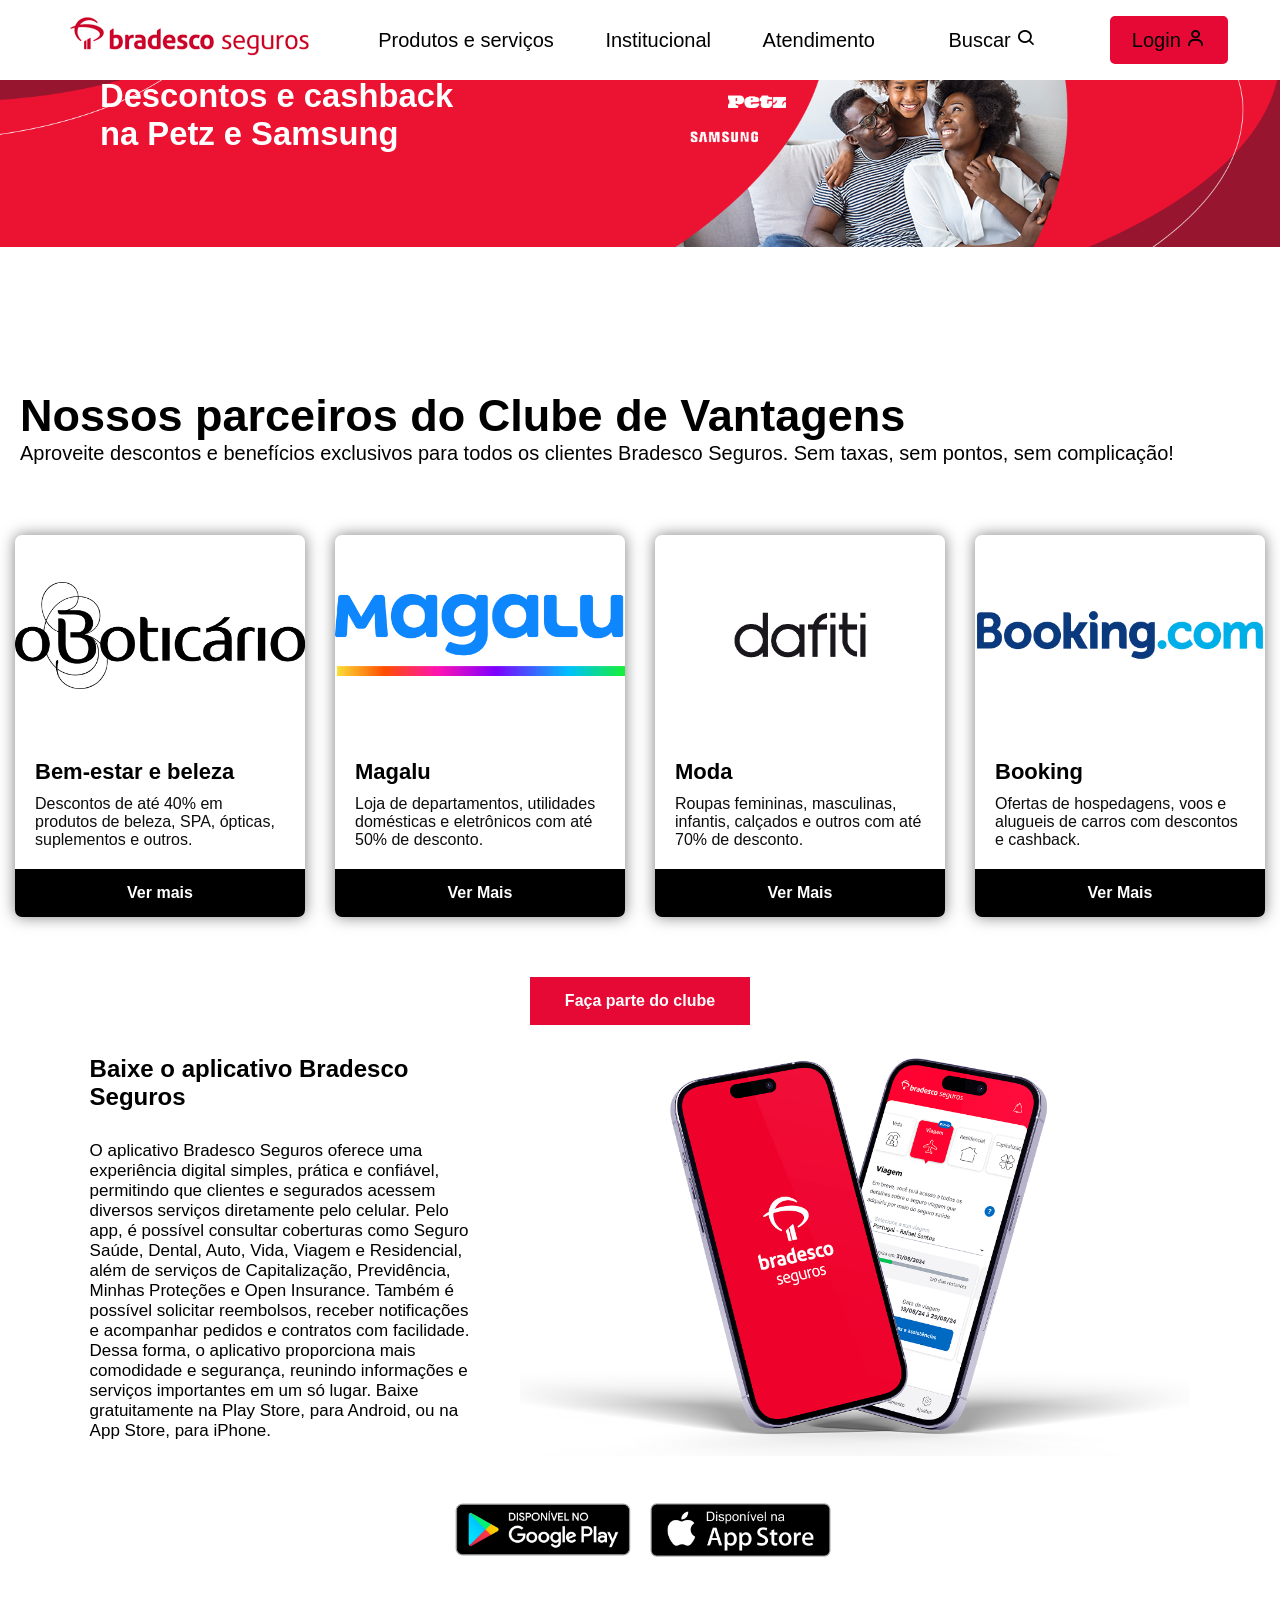
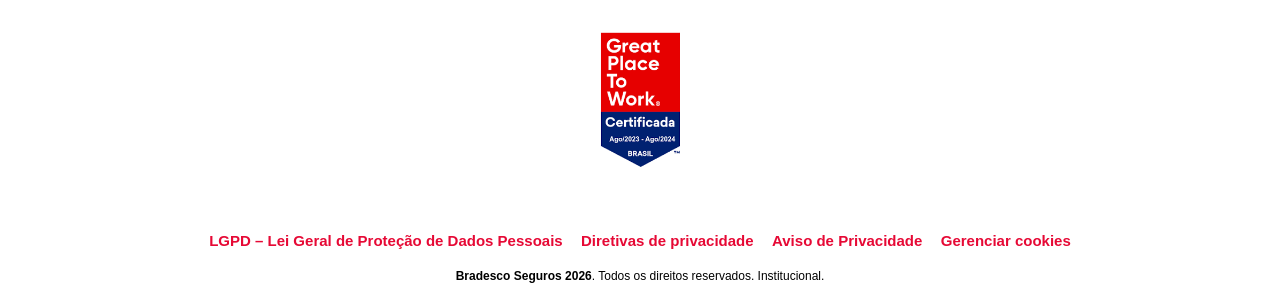
<file: index.html>
<!DOCTYPE html>
<html lang="pt-br">
<head>
    <meta charset="UTF-8">
    <meta name="viewport" content="width=device-width, initial-scale=1.0">
    <link type="image/png" sizes="96x96" rel="icon" href="./imagens/icons8-bradesco-96.png">
    <link rel="stylesheet" href="./style.css">
    <link rel="stylesheet" href="https:/unpkg.com/boxicons@2.1.4/css/boxicons.min.css">
    <title>Auto, Vida, Saúde, Residencial, Dental, Prêvidencia | Bradesco Seguros</title>
</head>
<body>
    <header>
        <nav>
            <a href="./index.html"><img src="./imagens/Logo header.png" alt="logo bradesco seguros"></a>
            <a href="produtosserviços.html">Produtos e serviços</a>
            <a href="institucional.html">Institucional</a>
            <a href="atendimento.html">Atendimento</a>
            <div class="header-box-branco">
            <a href="#">Buscar</a>
            <i class="bx bx-search"></i>
            </div>
            <div class="header-box-vermelho">
                <a href="#">Login</a>
            <i class="bx bx-user"></i>
            </div>
        </nav>
    </header>
    <main>
        <section class="banner">
                <article class="Texto">
                <h5 class="texto-pequeno">Seguro Residencial Bradesco</h5>
                <h1 class="texto-pequeno">Descontos e cashback<br> na Petz e Samsung</h1>
            </article>
        </section>
    
    </article>
    <section class="parcerias-empresariais">
        <h2>Nossos parceiros do Clube de Vantagens</h2>
        <p>Aproveite descontos e benefícios exclusivos para todos os clientes Bradesco Seguros. Sem taxas, sem pontos, sem complicação!</p>
        </section>
                <div class="cards">
                <article class="card">
                    <img src="./imagens/o-boticario-logo-4.png" alt="Oboticário">
                    <h3>Bem-estar e beleza</h3>
                    <p>Descontos de até 40% em produtos de beleza, SPA, ópticas, suplementos e outros.</p>
                    <a href="#">Ver mais</a>
                </article>
                <article class="card">
                    <img src="./imagens/magalu-logo-1.png" alt="Magalu">
                    <h3>Magalu</h3>
                    <p>Loja de departamentos, utilidades domésticas e eletrônicos com até 50% de desconto.</p>
                    <a href="#">Ver Mais</a>
                </article>
                <article class="card">
                    <img src="./imagens/dafiti.jpg" alt="Dafiti">
                    <h3>Moda</h3>
                    <p>Roupas femininas, masculinas, infantis, calçados e outros com até 70% de desconto.</p>
                    <a href="#">Ver Mais</a>
                </article>
                <article class="card">
                    <img src="./imagens/Booking.com-Logo.png" alt="Booking.com">
                    <h3>Booking</h3>
                    <p>Ofertas de hospedagens, voos e alugueis de carros com descontos e cashback.</p>
                    <a href="#">Ver Mais</a>
                </article>
                </div>
                <div class="botoes">
                <button class="btn">Faça parte do clube</button>
                </div>
                <section class="container">
                <div class="aplicativo">
                    <h2>Baixe o aplicativo Bradesco Seguros</h2>
                    <p>O aplicativo Bradesco Seguros oferece uma experiência digital simples, prática e confiável, permitindo que clientes e segurados acessem diversos serviços diretamente pelo celular. Pelo app, é possível consultar coberturas como Seguro Saúde, Dental, Auto, Vida, Viagem e Residencial, além de serviços de Capitalização, Previdência, Minhas Proteções e Open Insurance. Também é possível solicitar reembolsos, receber notificações e acompanhar pedidos e contratos com facilidade. Dessa forma, o aplicativo proporciona mais comodidade e segurança, reunindo informações e serviços importantes em um só lugar. Baixe gratuitamente na Play Store, para Android, ou na App Store, para iPhone.</p>
                    </div>
                <div class="img-especifica">
                    <img src="./imagens/ImageMedia-BSC.png" height="400px">
                </div>
                </section>
        <div class="osdois">
            <img class="google" src="./imagens/googleplay.png">
            <img class="apple" src="./imagens/iioioioioioioio.png">
        </div>
    </main>
        <footer>
            <section class="rodape">
                <article class="selo">
                    <img src="./assets/selo footer.png" alt="Certificado Bradesco">
                </article>
                <article class="navdebaixo">
                    <a href="#">LGPD – Lei Geral de Proteção de Dados Pessoais</a>
                    <a href="#">Diretivas de privacidade</a>
                    <a href="#">Aviso de Privacidade</a>
                    <a href="#">Gerenciar cookies</a>
                </article>
                <article class="direitos">
                    <p><strong>Bradesco Seguros 2026</strong>. Todos os direitos reservados. Institucional.</p>
                    <i></i>
                </article>
            </section>
        </footer>
                
</body>
</html>
</file>
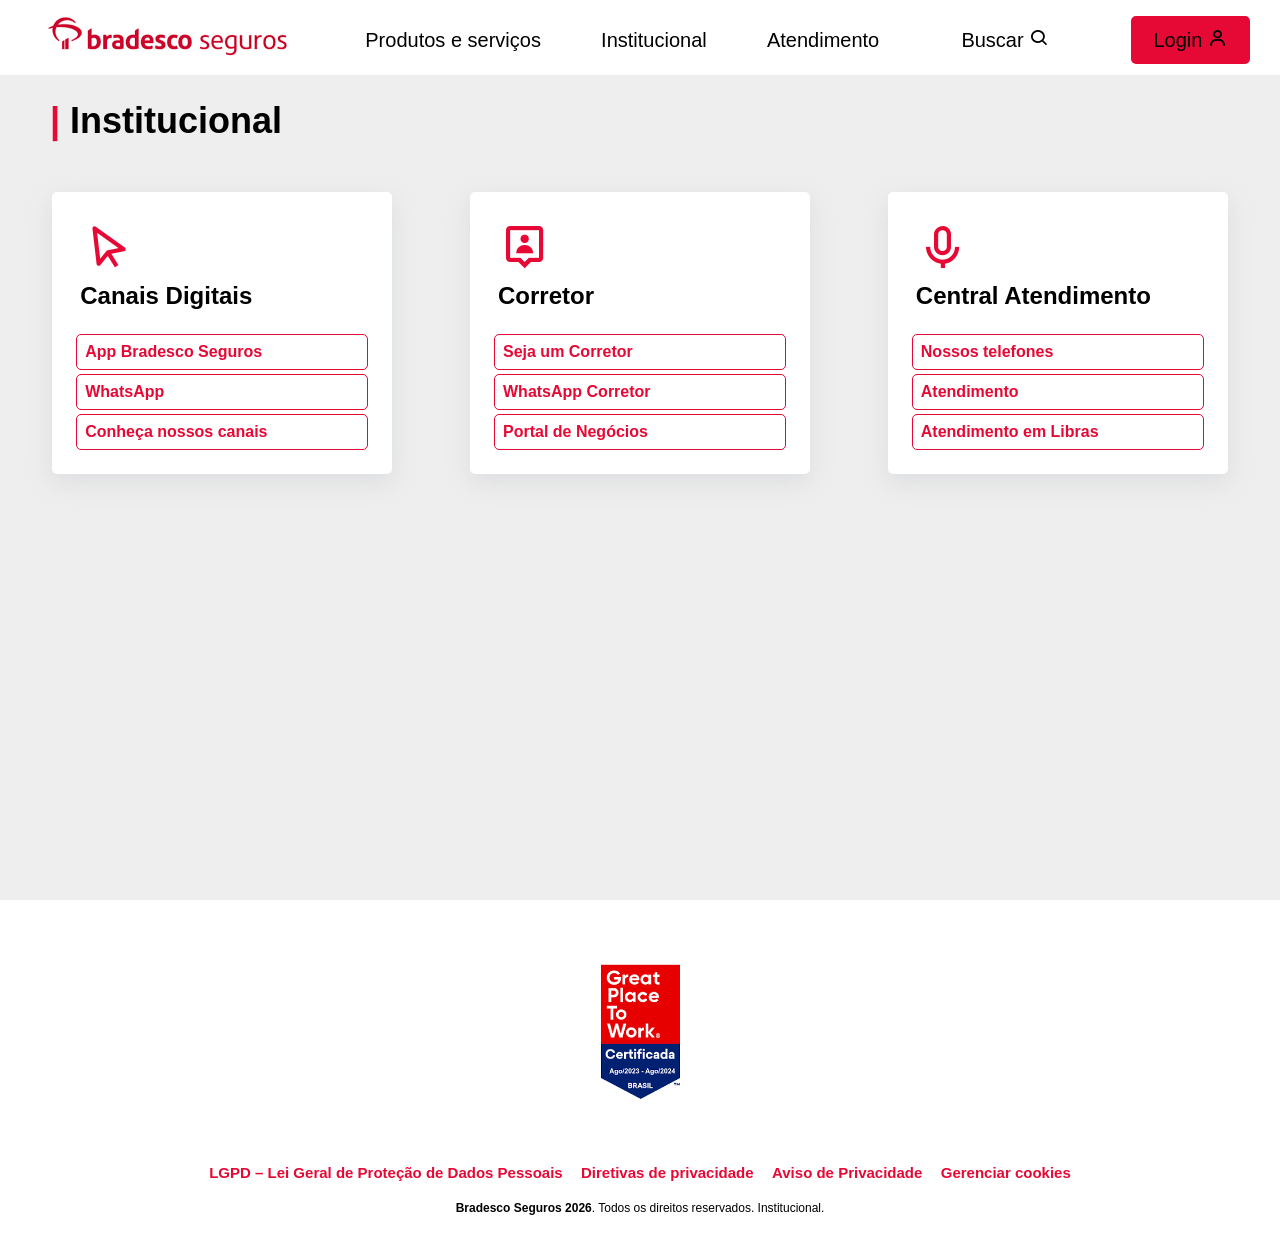
<file: atendimento.html>
<!DOCTYPE html>
<html lang="pt-br">

<head>
    <meta charset="UTF-8">
    <meta name="viewport" content="width=device-width, initial-scale=1.0">
    <link rel="stylesheet" href="./prodinst.css">
    <link rel="stylesheet" href="https://unpkg.com/boxicons@2.1.4/css/boxicons.min.css">
    <link type="image/png" sizes="96x96" rel="icon" href="./imagens/icons8-bradesco-96.png">
    <title>Atendimento | Bradesco Seguros</title>
</head>

<body>
    <header>
        <nav>
            <a href="./index.html"><img src="./assets/Logo header.png" alt="logo bradesco seguros"></a>
            <a href="./produtosserviços.html">Produtos e serviços</a>
            <a href="./institucional.html">Institucional</a>
            <a href="./atendimento.html">Atendimento</a>
            <div class="header-box-branco">
                <a href="#">Buscar</a>
                <i class="bx bx-search"></i>
            </div>
            <div class="header-box-vermelho">
                <a href="#">Login</a>
                <i class="bx bx-user"></i>
            </div>
        </nav>
    </header>
    <main id="main-atend">
        <h1 class="titulos"><b>|</b> Institucional</h1>
        <section class="container">
            <section class="cardsum">
                <i class="bx bx-pointer"></i>
                <h2>Canais Digitais</h2>
                <article>
                    <h3 class="opcoesum">App Bradesco Seguros</h3>
                    <h3 class="opcoesum">WhatsApp</h3>
                    <h3 class="opcoesum">Conheça nossos canais</h3>
                </article>
            </section>
            <section class="cardsum">
                <i class="bx bx-user-pin"></i>
                <h2>Corretor</h2>
                <article>
                    <h3 class="opcoesum">Seja um Corretor</h3>
                    <h3 class="opcoesum">WhatsApp Corretor</h3>
                    <h3 class="opcoesum">Portal de Negócios</h3>
                </article>
            </section>
            <section class="cardsum">
                <i class="bx bx-microphone"></i>
                <h2>Central Atendimento</h2>
                <article>
                    <h3 class="opcoesum">Nossos telefones</h3>
                    <h3 class="opcoesum">Atendimento</h3>
                    <h3 class="opcoesum">Atendimento em Libras</h3>
                </article>
            </section>
        </section>
    </main>
    <footer>
        <section class="rodape">
            <article class="selo">
                <img src="./assets/selo footer.png" alt="Certificado Bradesco">
            </article>
            <article class="navdebaixo">
                <a href="#">LGPD – Lei Geral de Proteção de Dados Pessoais</a>
                <a href="#">Diretivas de privacidade</a>
                <a href="#">Aviso de Privacidade</a>
                <a href="#">Gerenciar cookies</a>
            </article>
            <article class="direitos">
                <p><strong>Bradesco Seguros 2026</strong>. Todos os direitos reservados. Institucional.</p>
                <i></i>
            </article>
        </section>
    </footer>
</body>

</html>
</file>
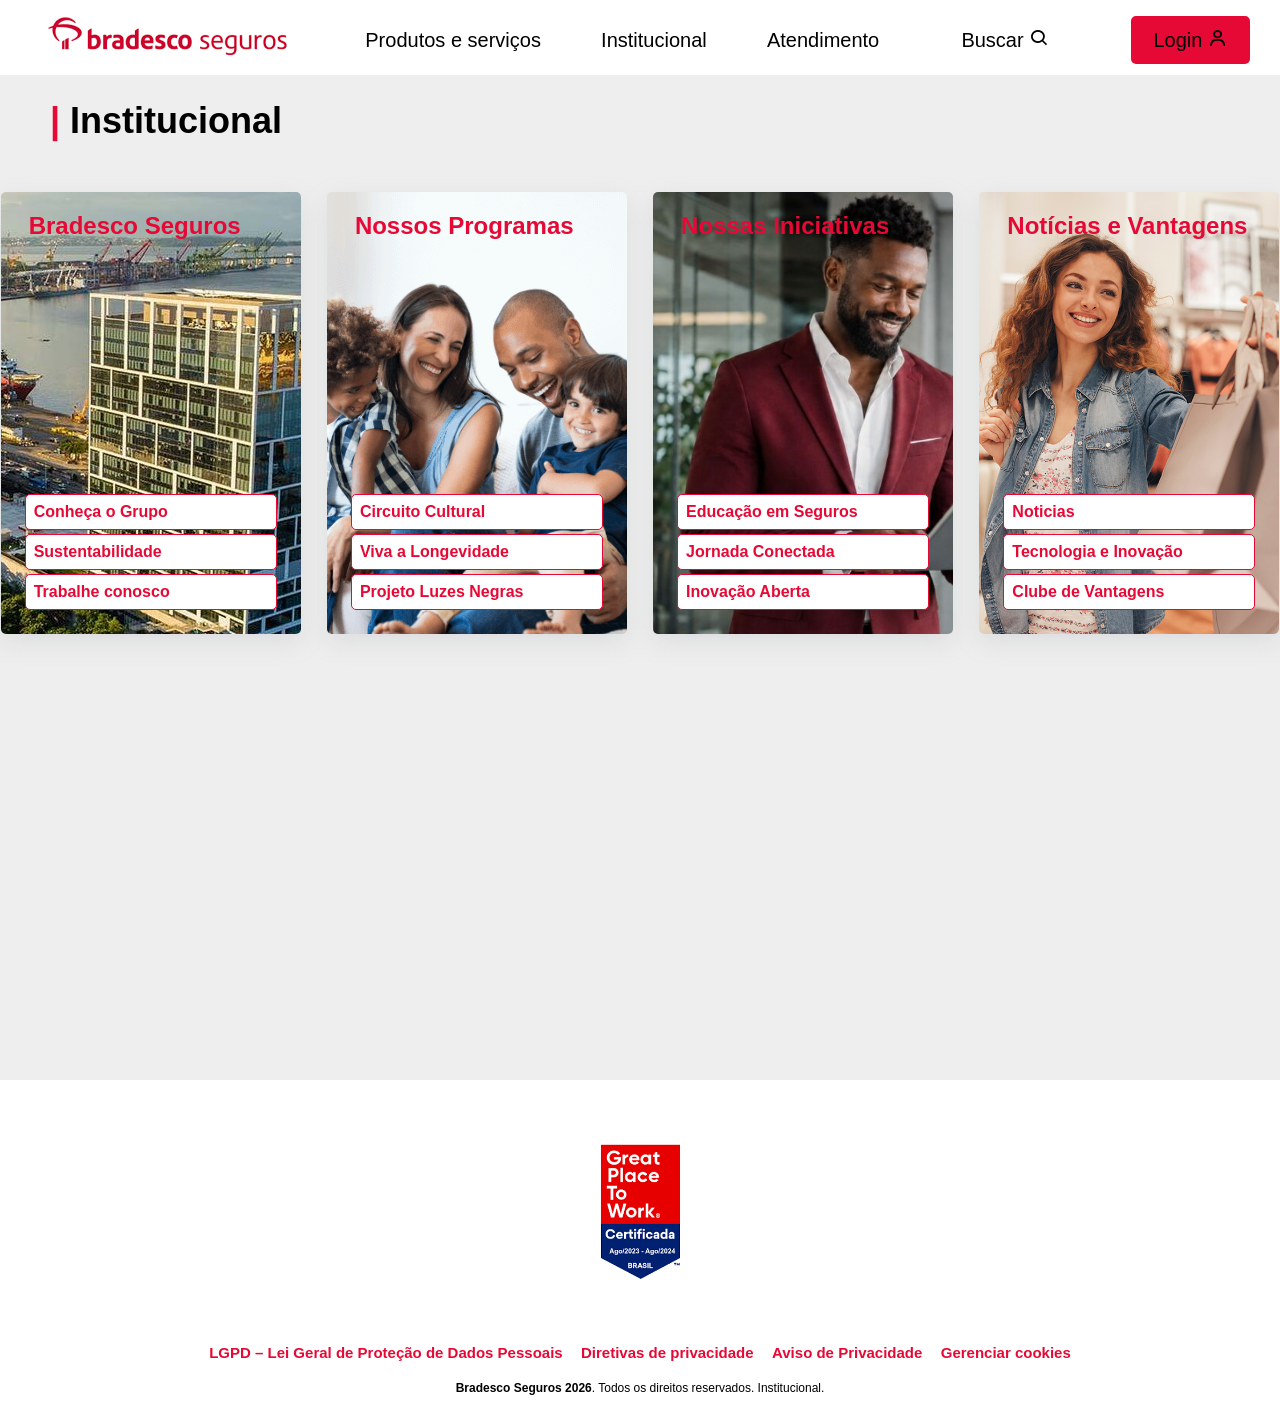
<file: institucional.html>
<!DOCTYPE html> <!--amanda trabalhando aqui :P-->
<html lang="pt-br">
    <head>
        <meta charset="UTF-8">
        <meta name="viewport" content="width=device-width, initial-scale=1.0">
        <link rel="stylesheet" href="./prodinst.css">
        <link rel="stylesheet" href="https://unpkg.com/boxicons@2.1.4/css/boxicons.min.css">
        <link type="image/png" sizes="96x96" rel="icon" href="./imagens/icons8-bradesco-96.png">
        <title>Institucional | Bradesco Seguros</title>
    </head>
    <body>
        <header>
            <nav>
                <a href="./index.html"><img src="./assets/Logo header.png" alt="logo bradesco seguros"></a>
                <a href="./produtosserviços.html">Produtos e serviços</a>
                <a href="./institucional.html">Institucional</a>
                <a href="./atendimento.html">Atendimento</a>
                <div class="header-box-branco">
                    <a href="#">Buscar</a>
                    <i class="bx bx-search"></i>
                </div>
                <div class="header-box-vermelho">
                    <a href="#">Login</a>
                    <i class="bx bx-user"></i>
                </div>
            </nav>
        </header>
        <main id="main-instit">
            <h1 class="titulos"><b>|</b> Institucional</h1>
            <section class="container">
                <section class="cardsdois" id="bg-braseg">
                    <!-- <i class="bx bx-user-pin"></i> -->
                    <h2>Bradesco Seguros</h2>
                    <article>
                        <h3 class="opcoesdois">Conheça o Grupo</h3>
                        <h3 class="opcoesdois">Sustentabilidade</h3>
                        <h3 class="opcoesdois">Trabalhe conosco</h3>
                    </article>
                </section>
                <section class="cardsdois" id="bg-prog">
                    <!-- <i class="bx bx-book"></i> -->
                    <h2>Nossos Programas</h2>
                    <article>
                        <h3 class="opcoesdois">Circuito Cultural</h3>
                        <h3 class="opcoesdois">Viva a Longevidade</h3>
                        <h3 class="opcoesdois">Projeto Luzes Negras</h3>
                    </article>
                </section>
                <section class="cardsdois" id="bg-inic">
                    <!-- <i class="bx bx-pointer"></i> -->
                    <h2>Nossas Iniciativas</h2>
                    <article>
                        <h3 class="opcoesdois">Educação em Seguros</h3>
                        <h3 class="opcoesdois">Jornada Conectada</h3>
                        <h3 class="opcoesdois">Inovação Aberta</h3>
                    </article>
                </section>
                <section class="cardsdois" id="bg-notivant">
                    <!-- <i class="bx bx-line-chart"></i> -->
                    <h2>Notícias e Vantagens</h2>
                    <article>
                        <h3 class="opcoesdois">Noticias</h3>
                        <h3 class="opcoesdois">Tecnologia e Inovação</h3>
                        <h3 class="opcoesdois">Clube de Vantagens</h3>
                    </article>
                </section>
            </section>

        </main>
        <footer>
            <section class="rodape">
                <article class="selo">
                    <img src="./assets/selo footer.png" alt="Certificado Bradesco">
                </article>
                <article class="navdebaixo">
                    <a href="#">LGPD – Lei Geral de Proteção de Dados Pessoais</a>
                    <a href="#">Diretivas de privacidade</a>
                    <a href="#">Aviso de Privacidade</a>
                    <a href="#">Gerenciar cookies</a>
                </article>
                <article class="direitos">
                    <p><strong>Bradesco Seguros 2026</strong>. Todos os direitos reservados. Institucional.</p>
                    <i></i>
                </article>
            </section>
        </footer>
    </body>
</html>
</file>
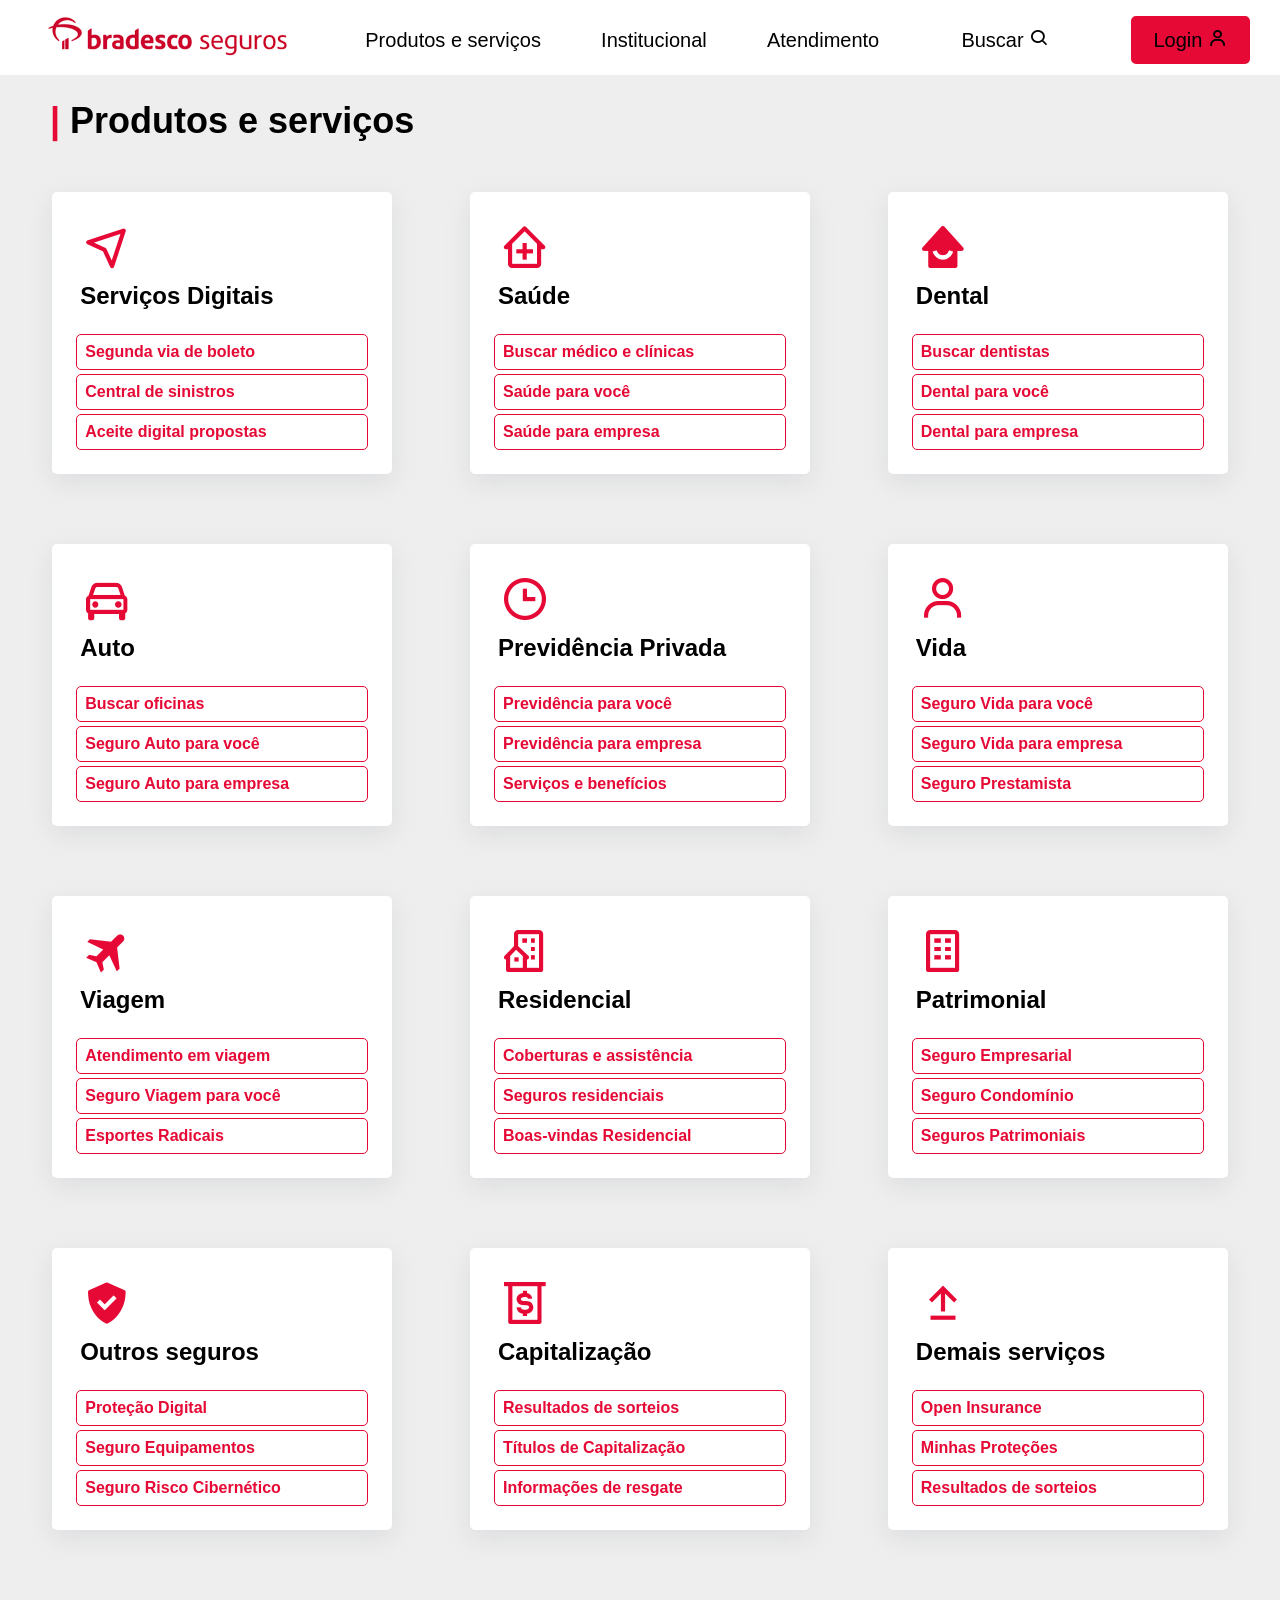
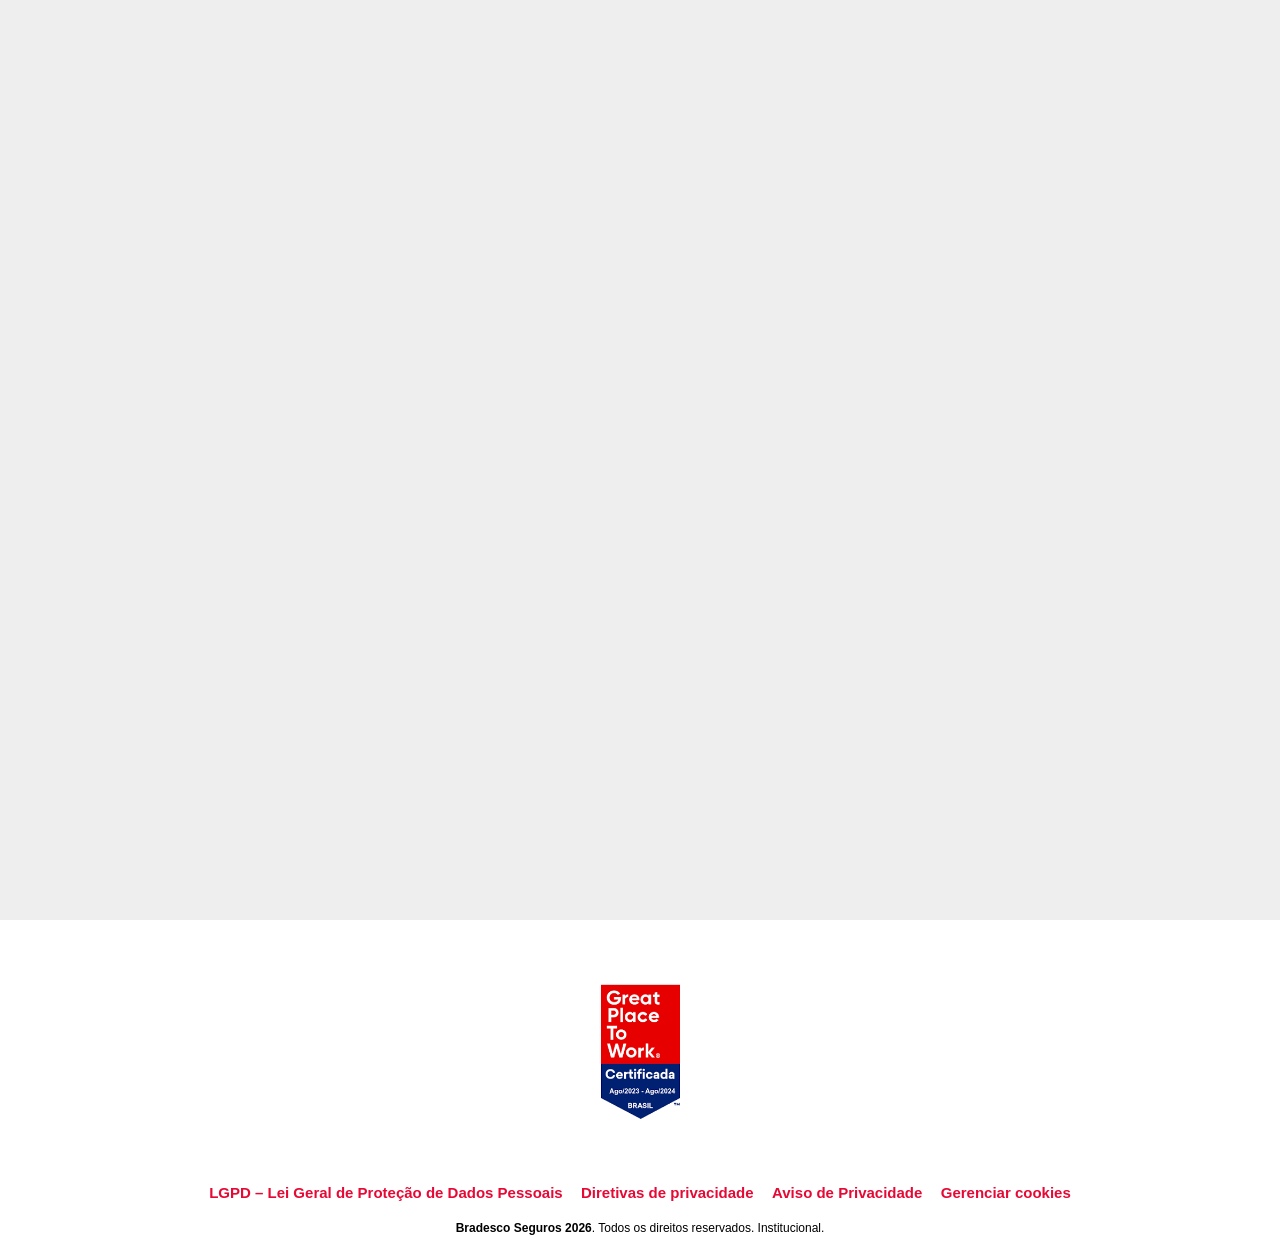
<file: produtosserviços.html>
<!DOCTYPE html> <!--amanda trabalhando aqui :P-->
<html lang="pt-br">

<head>
    <meta charset="UTF-8">
    <meta name="viewport" content="width=device-width, initial-scale=1.0">
    <link rel="stylesheet" href="./prodinst.css">
    <link rel="stylesheet" href="https://unpkg.com/boxicons@2.1.4/css/boxicons.min.css">
    <link type="image/png" sizes="96x96" rel="icon" href="./imagens/icons8-bradesco-96.png">
    <title>Produtos e Serviços | Bradesco Seguros</title>
</head>

<body>
    <header>
        <nav>
            <a href="./index.html"><img src="./assets/Logo header.png" alt="logo bradesco seguros"></a>
            <a href="./produtosserviços.html">Produtos e serviços</a>
            <a href="./institucional.html">Institucional</a>
            <a href="./atendimento.html">Atendimento</a>
            <div class="header-box-branco">
                <a href="#">Buscar</a>
                <i class="bx bx-search"></i>
            </div>
            <div class="header-box-vermelho">
                <a href="#">Login</a>
                <i class="bx bx-user"></i>
            </div>
        </nav>
    </header>
    <main id="main-produtos">
        <h1 class="titulos"><b>|</b> Produtos e serviços</h1>
        <section class="container">
            <section class="cardsum">
                <i class="bx bx-navigation"></i>
                <h2>Serviços Digitais</h2>
                <article>
                    <h3 class="opcoesum">Segunda via de boleto</h3>
                    <h3 class="opcoesum">Central de sinistros</h3>
                    <h3 class="opcoesum">Aceite digital propostas</h3>
                </article>
            </section>
            <section class="cardsum">
                <i class="bx bx-clinic"></i>
                <h2>Saúde</h2>
                <article>
                    <h3 class="opcoesum">Buscar médico e clínicas</h3>
                    <h3 class="opcoesum">Saúde para você</h3>
                    <h3 class="opcoesum">Saúde para empresa</h3>
                </article>
            </section>
            <section class="cardsum">
                <i class="bx bxs-home-smile"></i>
                <h2>Dental</h2>
                <article>
                    <h3 class="opcoesum">Buscar dentistas</h3>
                    <h3 class="opcoesum">Dental para você</h3>
                    <h3 class="opcoesum">Dental para empresa</h3>
                </article>
            </section>
            <section class="cardsum">
                <i class="bx bx-car"></i>
                <h2>Auto</h2>
                <article>
                    <h3 class="opcoesum">Buscar oficinas</h3>
                    <h3 class="opcoesum">Seguro Auto para você</h3>
                    <h3 class="opcoesum">Seguro Auto para empresa</h3>
                </article>
            </section>
            <section class="cardsum">
                <i class="bx bx-time"></i>
                <h2>Previdência Privada</h2>
                <article>
                    <h3 class="opcoesum">Previdência para você</h3>
                    <h3 class="opcoesum">Previdência para empresa</h3>
                    <h3 class="opcoesum">Serviços e benefícios</h3>
                </article>
            </section>
            <section class="cardsum">
                <i class="bx bx-user"></i>
                <h2>Vida</h2>
                <article>
                    <h3 class="opcoesum">Seguro Vida para você</h3>
                    <h3 class="opcoesum">Seguro Vida para empresa</h3>
                    <h3 class="opcoesum">Seguro Prestamista</h3>
                </article>
            </section>
            <section class="cardsum">
                <i class="bx bxs-plane-alt"></i>
                <h2>Viagem</h2>
                <article>
                    <h3 class="opcoesum">Atendimento em viagem</h3>
                    <h3 class="opcoesum">Seguro Viagem para você</h3>
                    <h3 class="opcoesum">Esportes Radicais</h3>
                </article>
            </section>
            <section class="cardsum">
                <i class="bx bx-building-house"></i>
                <h2>Residencial</h2>
                <article>
                    <h3 class="opcoesum">Coberturas e assistência</h3>
                    <h3 class="opcoesum">Seguros residenciais</h3>
                    <h3 class="opcoesum">Boas-vindas Residencial</h3>
                </article>
            </section>
            <section class="cardsum">
                <i class="bx bx-building"></i>
                <h2>Patrimonial</h2>
                <article>
                    <h3 class="opcoesum">Seguro Empresarial</h3>
                    <h3 class="opcoesum">Seguro Condomínio</h3>
                    <h3 class="opcoesum">Seguros Patrimoniais</h3>
                </article>
            </section>
            <section class="cardsum">
                <i class="bx bxs-check-shield"></i>
                <h2>Outros seguros</h2>
                <article>
                    <h3 class="opcoesum">Proteção Digital</h3>
                    <h3 class="opcoesum">Seguro Equipamentos</h3>
                    <h3 class="opcoesum">Seguro Risco Cibernético</h3>
                </article>
            </section>
            <section class="cardsum">
                <i class="bx bx-money-withdraw"></i>
                <h2>Capitalização</h2>
                <article>
                    <h3 class="opcoesum">Resultados de sorteios</h3>
                    <h3 class="opcoesum">Títulos de Capitalização</h3>
                    <h3 class="opcoesum">Informações de resgate</h3>
                </article>
            </section>
            <section class="cardsum">
                <i class="bx bx-arrow-from-bottom"></i>
                <h2>Demais serviços</h2>
                <article>
                    <h3 class="opcoesum">Open Insurance</h3>
                    <h3 class="opcoesum">Minhas Proteções</h3>
                    <h3 class="opcoesum">Resultados de sorteios</h3>
                </article>
            </section>
        </section>

    </main>
    <footer>
        <section class="rodape">
            <article class="selo">
                <img src="./assets/selo footer.png" alt="Certificado Bradesco">
            </article>
            <article class="navdebaixo">
                <a href="#">LGPD – Lei Geral de Proteção de Dados Pessoais</a>
                <a href="#">Diretivas de privacidade</a>
                <a href="#">Aviso de Privacidade</a>
                <a href="#">Gerenciar cookies</a>
            </article>
            <article class="direitos">
                <p><strong>Bradesco Seguros 2026</strong>. Todos os direitos reservados. Institucional.</p>
                <i></i>
            </article>
        </section>
    </footer>
</body>

</html>
</file>
<file: style.css>
/*bradesco sans fonte*/
@import url('https://fonts.cdnfonts.com/css/bradesco-sans');

* {
    margin: 0%;
    padding: 0%;
    box-sizing: border-box;
}

header {
background-color: #FFFFFF;
width: 100%;
position: fixed;
}


nav {
    font-family: 'Bradesco Sans', sans-serif;
    font-size: 20px;
    display: flex;
    justify-content: space-evenly;
    align-items: center;
}

nav a {
    text-decoration: none;
    color: black;
}

nav a:hover {
    color: #e60935;
}

.header-box-branco {
    background-color: #FFFFFF;
    border-radius: 5px;
    border: 2px solid #FFFFFF;
    padding: 10px 20px;
    position: relative;
}
.header-box-branco:hover {
    border: 2px solid #e60935;
    transition: 0.3s;
}

.header-box-vermelho {
    background-color: #e60935;
    border-radius: 5px;
    border: 2px solid #e60935;
    padding: 10px 20px;
    position: relative;
}

.header-box-vermelho:hover {
    background-color: #FFFFFF;
    border: 2px solid #e60935;
    transition: 0.3s;
}

.header-box i {
    padding: 5px;
}

.banner {
    background-image: url(./imagens/Santander.png);
    height: 390px;
    width: 100%;
    background-size: contain;
    background-repeat: no-repeat;
}

main {
    font-family: 'Bradesco Sans', sans-serif;
}

h5 {
    color: white;
}

h1 {
    color: white
}

.Texto {
    display: flex;
    align-items: flex-start;
    flex-direction: column;
    font-size: 28px;
    padding: 50px 100px;
}

.parcerias-empresariais {
font-size: 30px;
margin-bottom: 20px;
margin-top: 0;
padding-bottom: 50px;
margin-left: 20px;
} 

.parcerias-empresariais p {
    font-size: 20px;
}

.cards {
    display: flex;
    gap: 30px;
    justify-content: center;
    align-items: center;
    flex-wrap: wrap;
    text-decoration: none;
}

.card {
    background-color: white;
    width: 290px;
    border-radius: 7px;
    overflow: hidden;
    box-shadow: 0 0 15px rgba(0, 0, 0, 0.5);
}

.card:hover {
    transform: translateY(-10px);
    transition: 0.5s;
}

.card img {
    width: 100%;
    height: 200px;
    object-fit: contain;
}

.card h3 {
    padding: 20px 20px 10px;
    font-size: 22px;
}

.card p {
    padding: 0 20px;
    color: #0c0c0c;
    margin-bottom: 20px;
}

.card a {
    display: block;
    text-align: center;
    background-color: black;
    color: white;
    text-decoration: none;
    padding: 15px;
    font-weight: bold;
}

.card a:hover {
    background-color: cornflowerblue;
    transition: 0.5s;
}

.botoes {
    display: flex;
    gap: 20px;
    display: flex;
    justify-content: center;
    align-items: center;
    margin-top: 60px;
}

button {
    padding: 15px 35px;
    border: none;
    font-size: 16px;
    font-weight: bold;
    cursor: pointer;
    transition: 0.5s;
}

.btn {
    background-color: #e60935;
    color: white;
}

.btn:hover {
    background-color: rgb(175, 10, 10);
    color: white;
    transition: 0.5s;
}

.container {
    display: flex;
    align-items: center;
    justify-content: space-between;
    gap: 40px;
    padding: 30px 7%;
}

.aplicativo {
width: 55%;
}

.aplicativo h2 {
    margin-bottom: 30px;
}

.aplicativo p {
    margin-top: 0;
    margin-bottom: 20px;
    font-size: 17px;
}

.img-especifica {
    width: 80%;
    height: 50%;
    object-fit: contain;
}

.osdois {
    display: flex;
    justify-content: center;
    align-items: center;
}

.google {
    width: 200px;
}
.apple {
    width: 195px;
}

footer {
    font-family: 'Bradesco Sans', sans-serif;
    width: 100%;
}

footer .selo{
    margin: 60px;
    display: flex;
    justify-content: center;
}
footer img{
    width: 100px;
}
footer .navdebaixo{
    display: flex;
    justify-content: space-around;
    margin: 20px 200px;
}
footer a{
    text-decoration: none;
    color: #e60935;
    font-weight: 700;
    font-size: 15px;
}
footer .direitos{
    margin: 20px;
    font-size: 12px;
    display: flex;
    justify-content: center;
}
</file>
<file: prodinst.css>
/*bradesco sans fonte*/
@import url('https://fonts.cdnfonts.com/css/bradesco-sans');

* {
    margin: 0%;
    padding: 0%;
    box-sizing: border-box;
}
header{
    background-color: #FFFFFF;
    width: 100%;
    height: 75px;
    position: fixed;
}
nav{
    font-family: 'Bradesco Sans', sans-serif;
    font-size: 20px;
    display: flex;
    justify-content: space-around;
    align-items: center;
}
nav a{
    text-decoration: none;
    color: #000000;
}
nav a:hover{
    color: #e60935;
}
.header-box-branco{
    background-color: #FFFFFF;
    border-radius: 5px;
    border: 2px solid #FFFFFF;
    padding: 10px 20px;
    position: relative;
}
.header-box-branco:hover{
    border: 2px solid #e60935;
    transition: 0.3s;
}
.header-box-vermelho:hover{
    background-color: #FFFFFF;
    border: 2px solid #e60935;
    transition: 0.3s;
}
.header-box-vermelho{
    background-color: #e60935;
    border-radius: 5px;
    border: 2px solid #e60935;
    padding: 10px 20px;
    position: relative;
}
.header-box i{
    padding: 5px;
}
.titulos{
    padding-top: 100px;
    padding-left: 50px;
    font-size: 36px;
}
.titulos b{
    color: #e60935;
}
#main-produtos{
    background-color: rgb(238, 238, 238);
    font-family: 'Bradesco Sans', sans-serif;
    width: 100%;
    height: 280vh;
}
.container{
    display: flex;
    justify-content: space-evenly;
    flex-wrap: wrap;
    gap: 2%;
}
.cardsum{
    width: 340px;
    height: 45%;
    padding: 20px;
    margin: 50px 0px 20px 0px;
    background-color: #FFFFFF;
    border-radius: 5px;
    box-shadow: rgba(149, 157, 165, 0.2) 0px 8px 24px;
}
.cardsum h2{
    padding-bottom: 20px;
    padding-left: 8px;
}
.cardsum i{
    font-size: 50px;
    color: #e60935;
    padding: 10px;
}
.cardsum:hover{
    box-shadow: rgba(149, 157, 165, 0.5) 0px 8px 24px;
}
.opcoesum{
    color: #e60935;
    font-size: 16px;
    border: 1px solid #e60935;
    border-radius: 5px;
    padding: 8px;
    margin: 4px;
}
.opcoesum:hover{
    transition: 0.2s;
    background-color: #e60935;
    color: #FFFFFF;
    cursor: pointer;
}
#main-instit{
    background-image: url(./);
    background-color: rgb(238, 238, 238);
    font-family: 'Bradesco Sans', sans-serif;
    width: 100%;
    height: 120vh;
}
.cardsdois{
    width: 300px;
    height: 50%;
    padding: 20px;
    margin: 50px 0px 20px;
    /* background-color: rgba(230, 9, 53,0.7); */
    border-radius: 5px;
    box-shadow: rgba(149, 157, 165, 0.2) 0px 8px 24px;
}
.cardsdois:hover{
    transform: translateY(-4px);
    transition: 0.3s;
    cursor: pointer;
}
#bg-braseg{
    background-image: url(./assets/card-bra-seguros.jpg);
}
#bg-prog{
    background-image: url(./assets/card-prog.png);
    background-size: cover;
}
#bg-inic{
    background-image: url(./assets/bg-inic.jpg);
    background-size: cover;
}
#bg-notivant{
    background-image: url(./assets/card-vant.jpg);
    background-size: cover;
}
.cardsdois h2{
    padding-bottom: 250px;
    padding-left: 8px;
    color: #e60935;
}
.cardsdois i{
    font-size: 50px;
    color: #e60935;
    padding: 10px;
}
.cardsdois:hover{
    box-shadow: rgba(149, 157, 165, 0.5) 0px 8px 24px;
}
.opcoesdois{
    background-color: #FFFFFF;
    color: #e60935;
    font-size: 16px;
    border: 1px solid #e60935;
    border-radius: 5px;
    padding: 8px;
    margin: 4px;
}
.opcoesdois:hover{
    transition: 0.2s;
    background-color: #e60935;
    color: #FFFFFF;
    cursor: pointer;
}
#main-atend{
    background-color: rgb(238, 238, 238);
    font-family: 'Bradesco Sans', sans-serif;
    width: 100%;
    height: 100vh;
}
footer{
    font-family: 'Bradesco Sans', sans-serif;
    width: 100%;
}
footer .selo{
    margin: 60px;
    display: flex;
    justify-content: center;
}
footer img{
    width: 100px;
}
footer .navdebaixo{
    display: flex;
    justify-content: space-around;
    margin: 20px 200px;
}
footer a{
    text-decoration: none;
    color: #e60935;
    font-weight: 700;
    font-size: 15px;
}
footer .direitos{
    margin: 20px;
    font-size: 12px;
    display: flex;
    justify-content: center;
}
</file>
